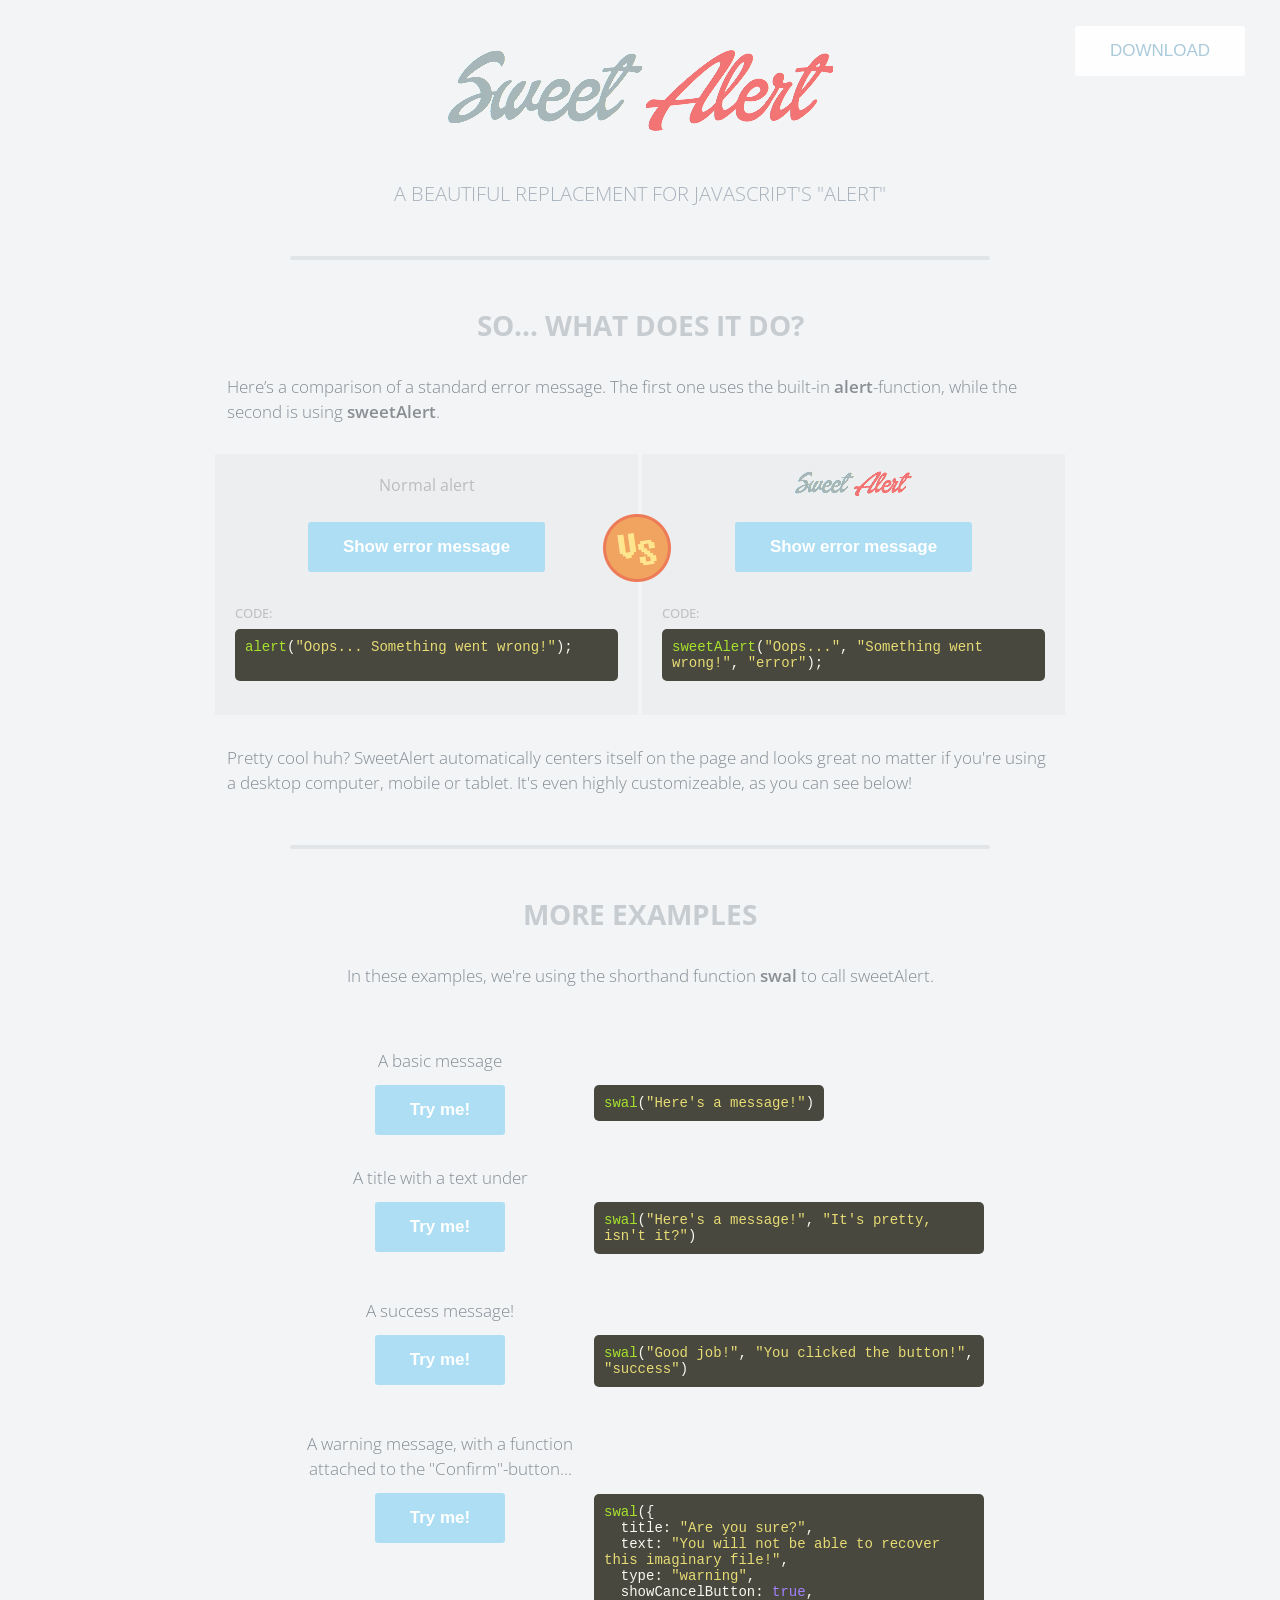
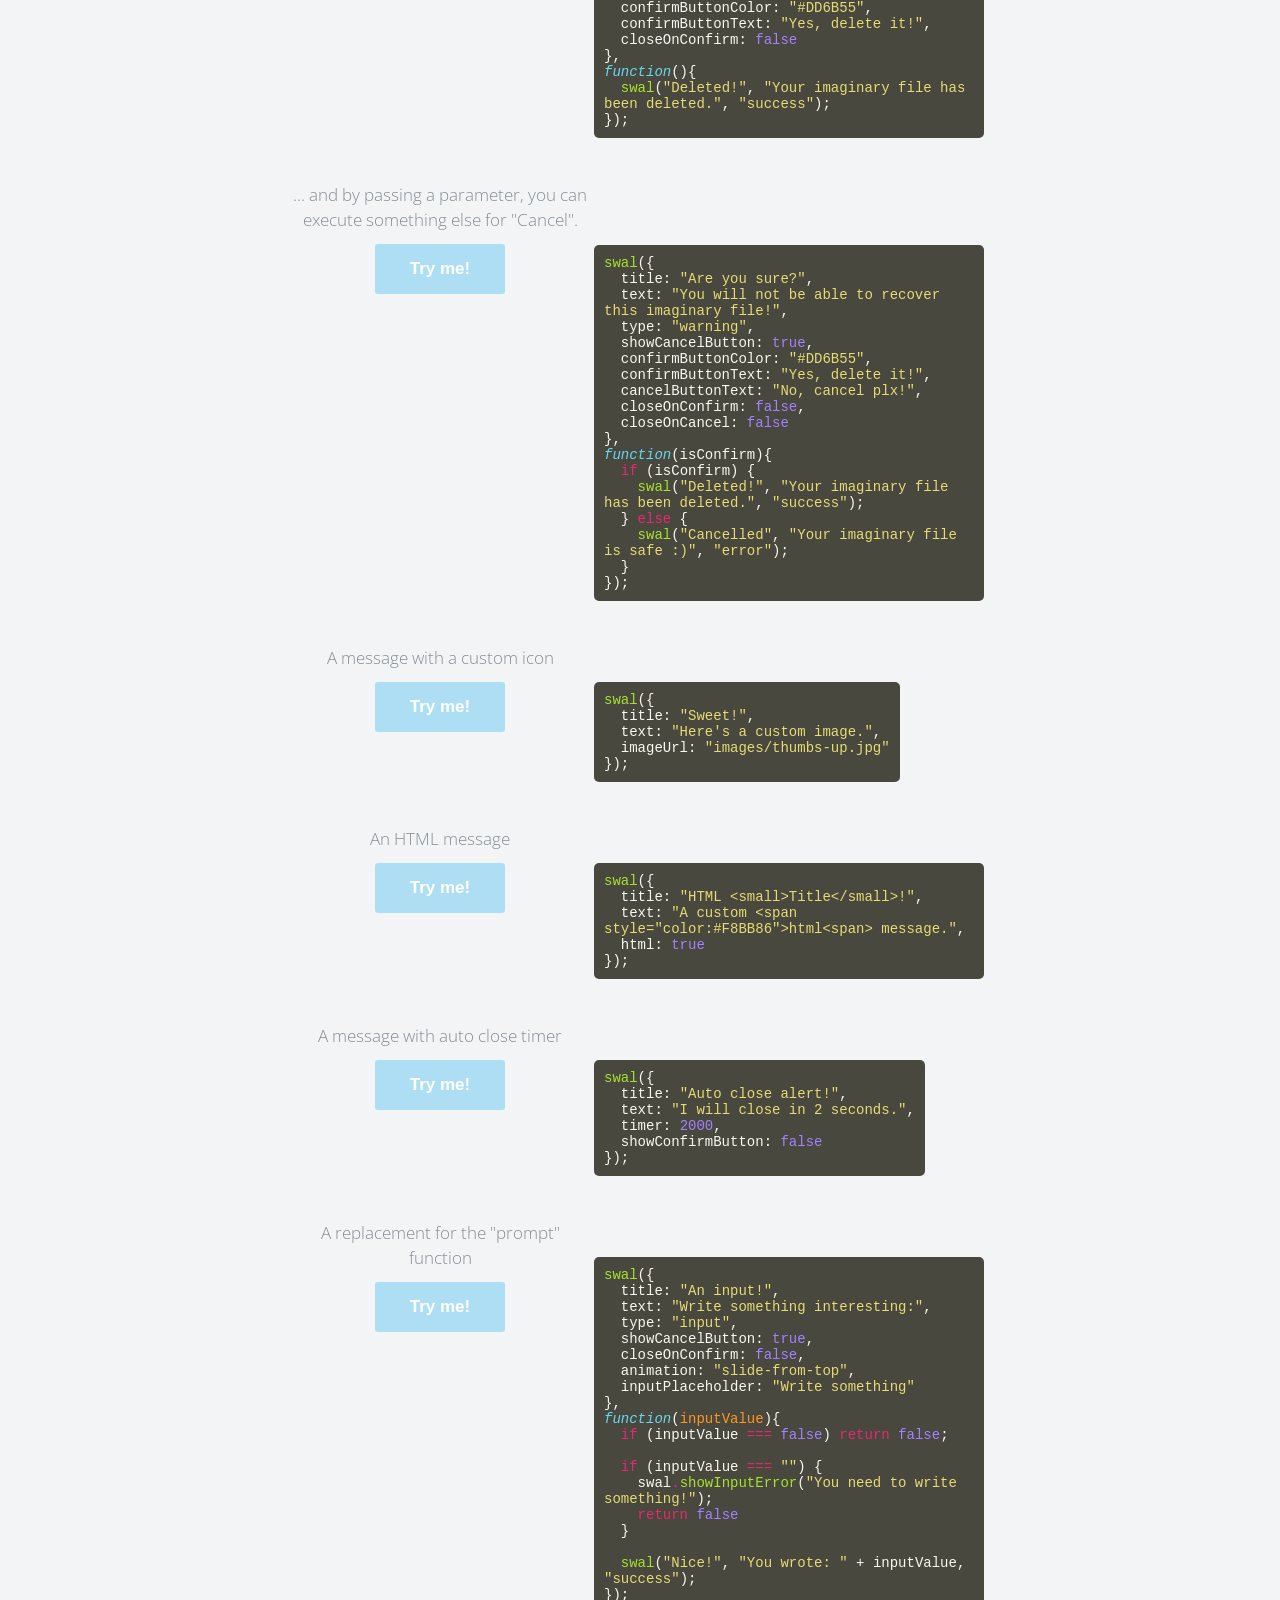
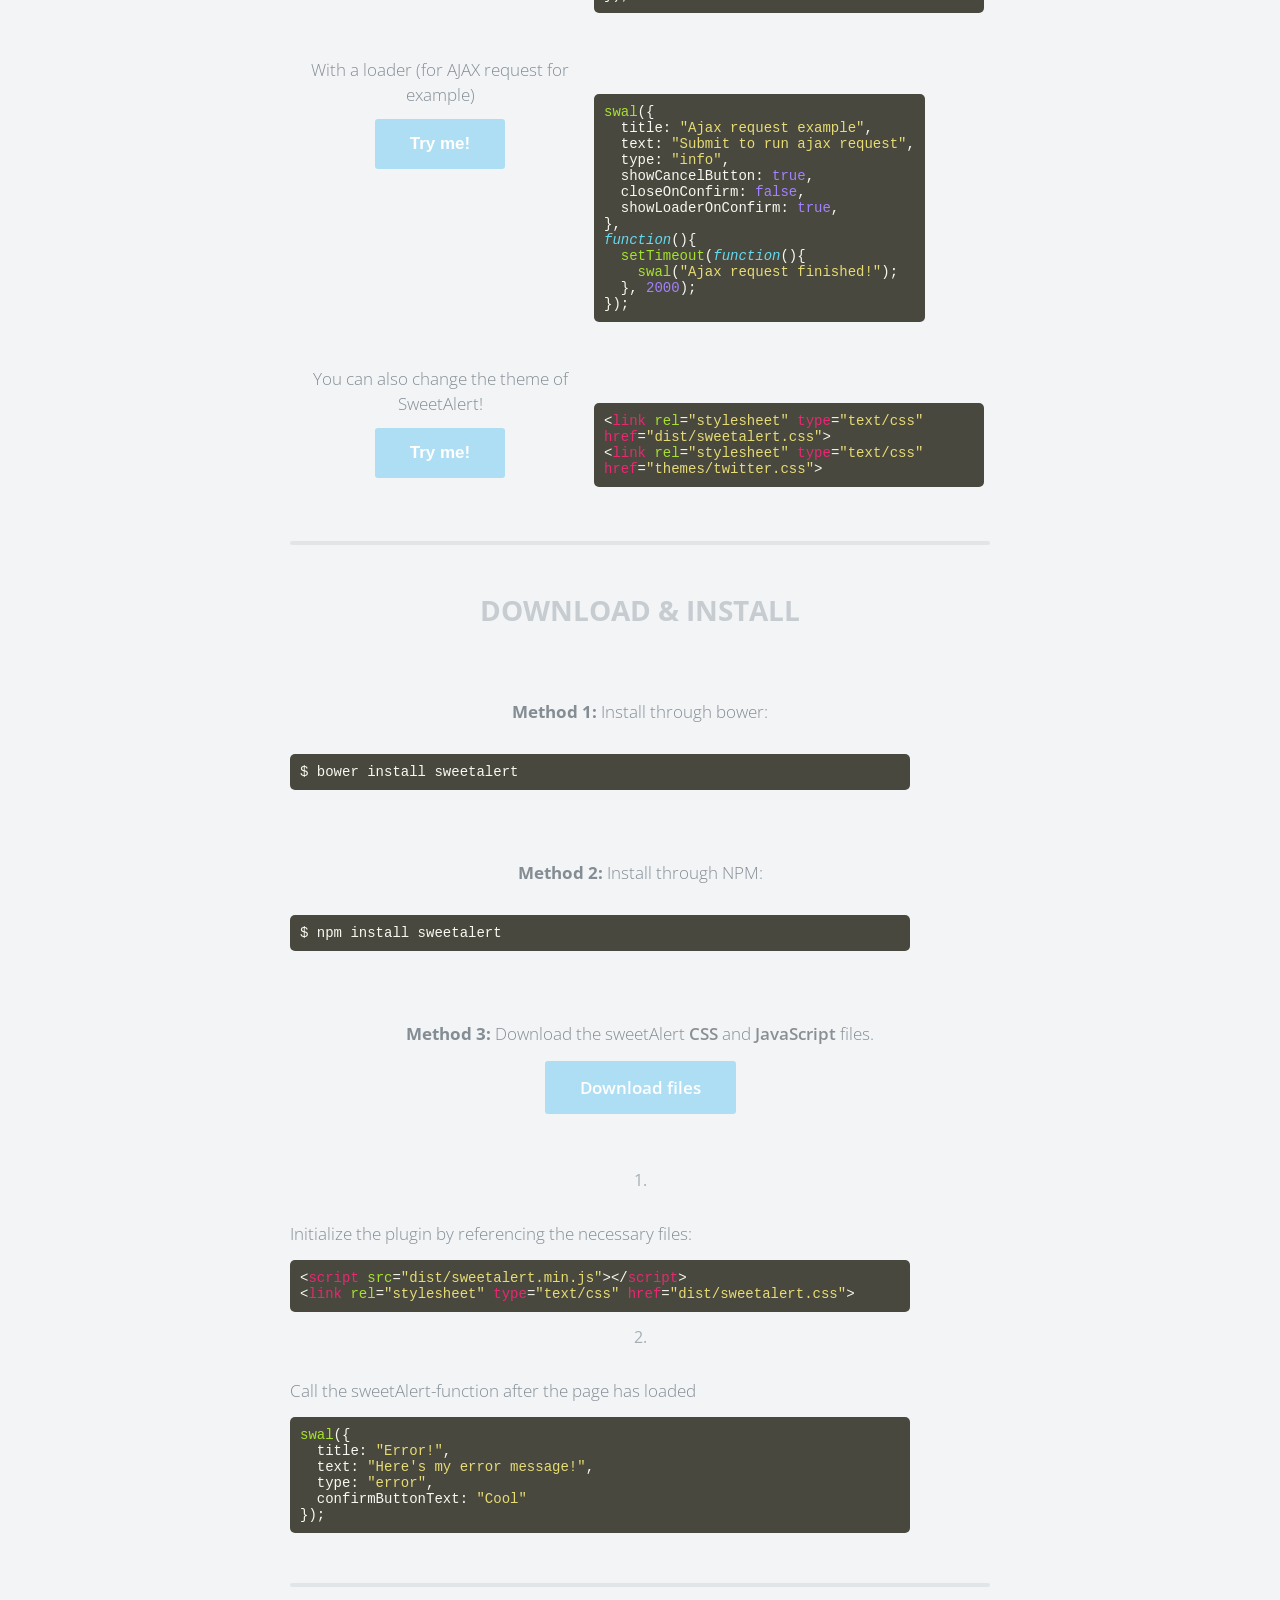
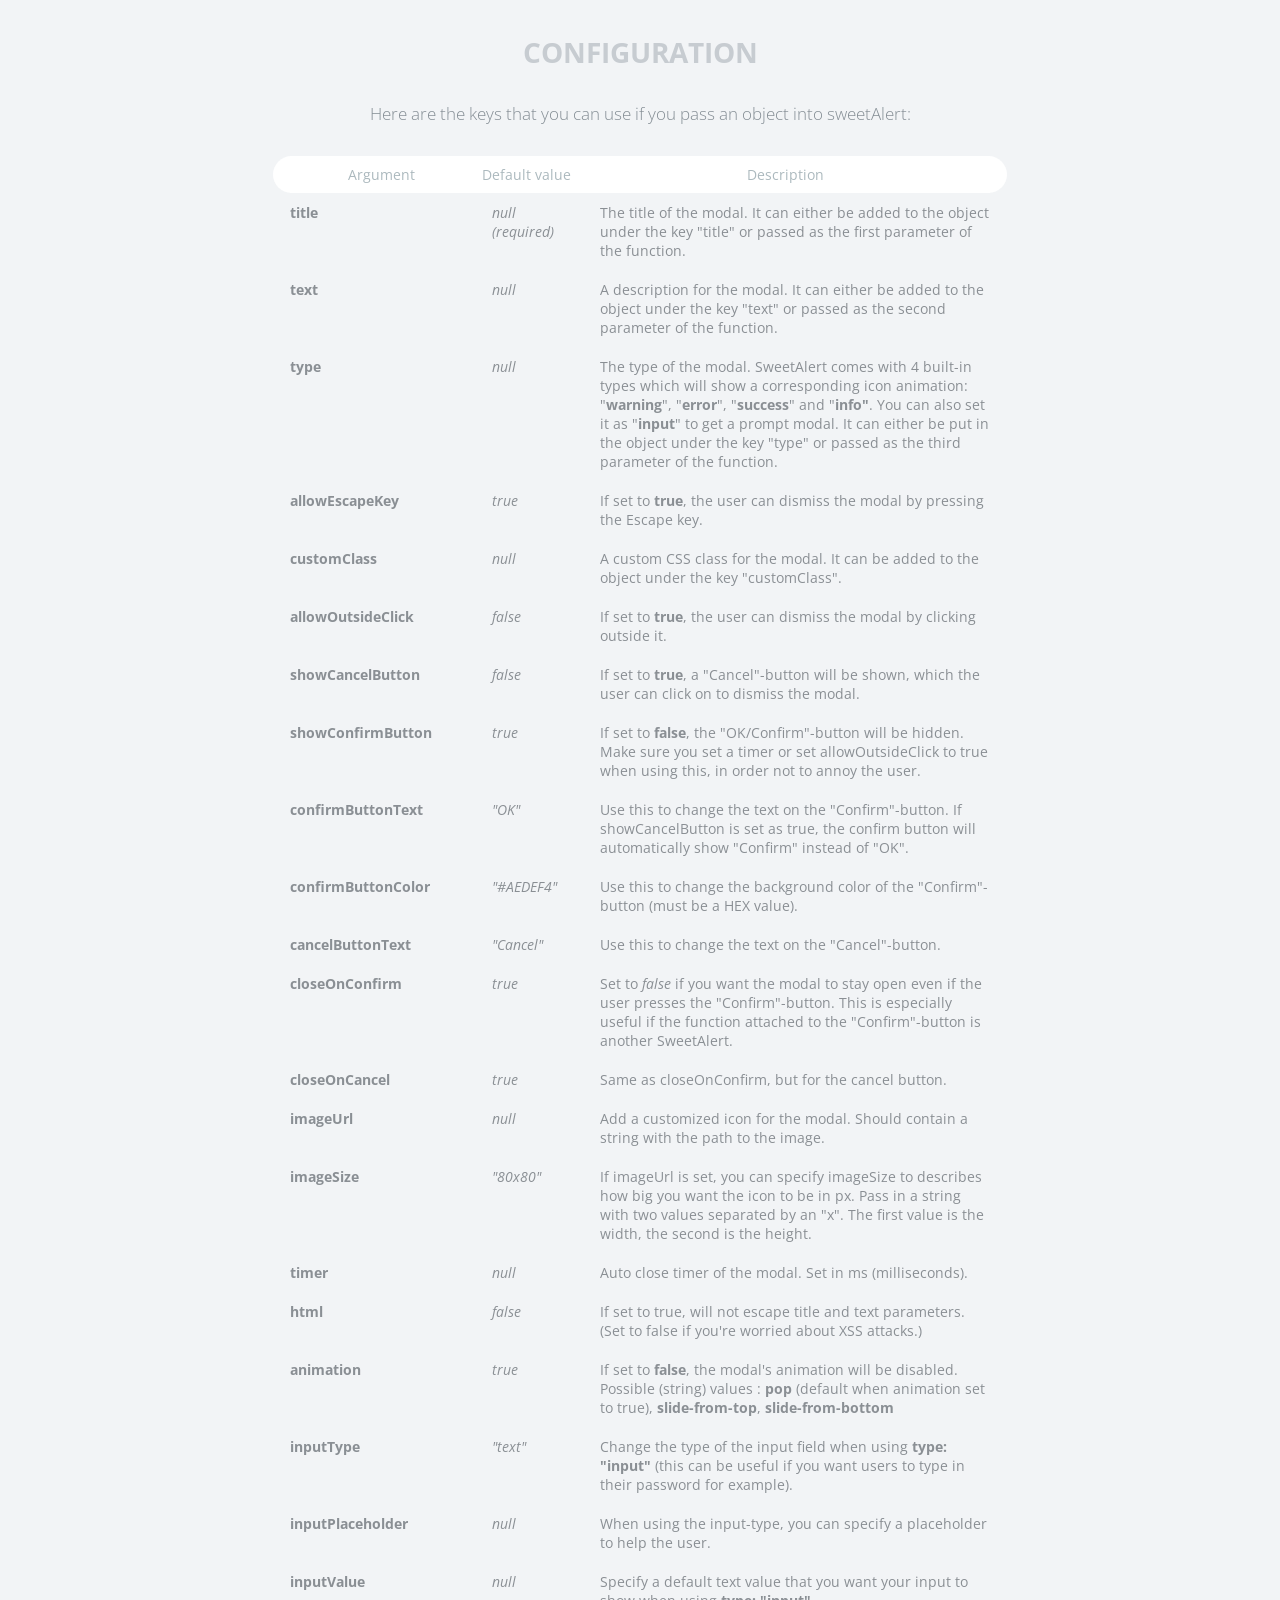
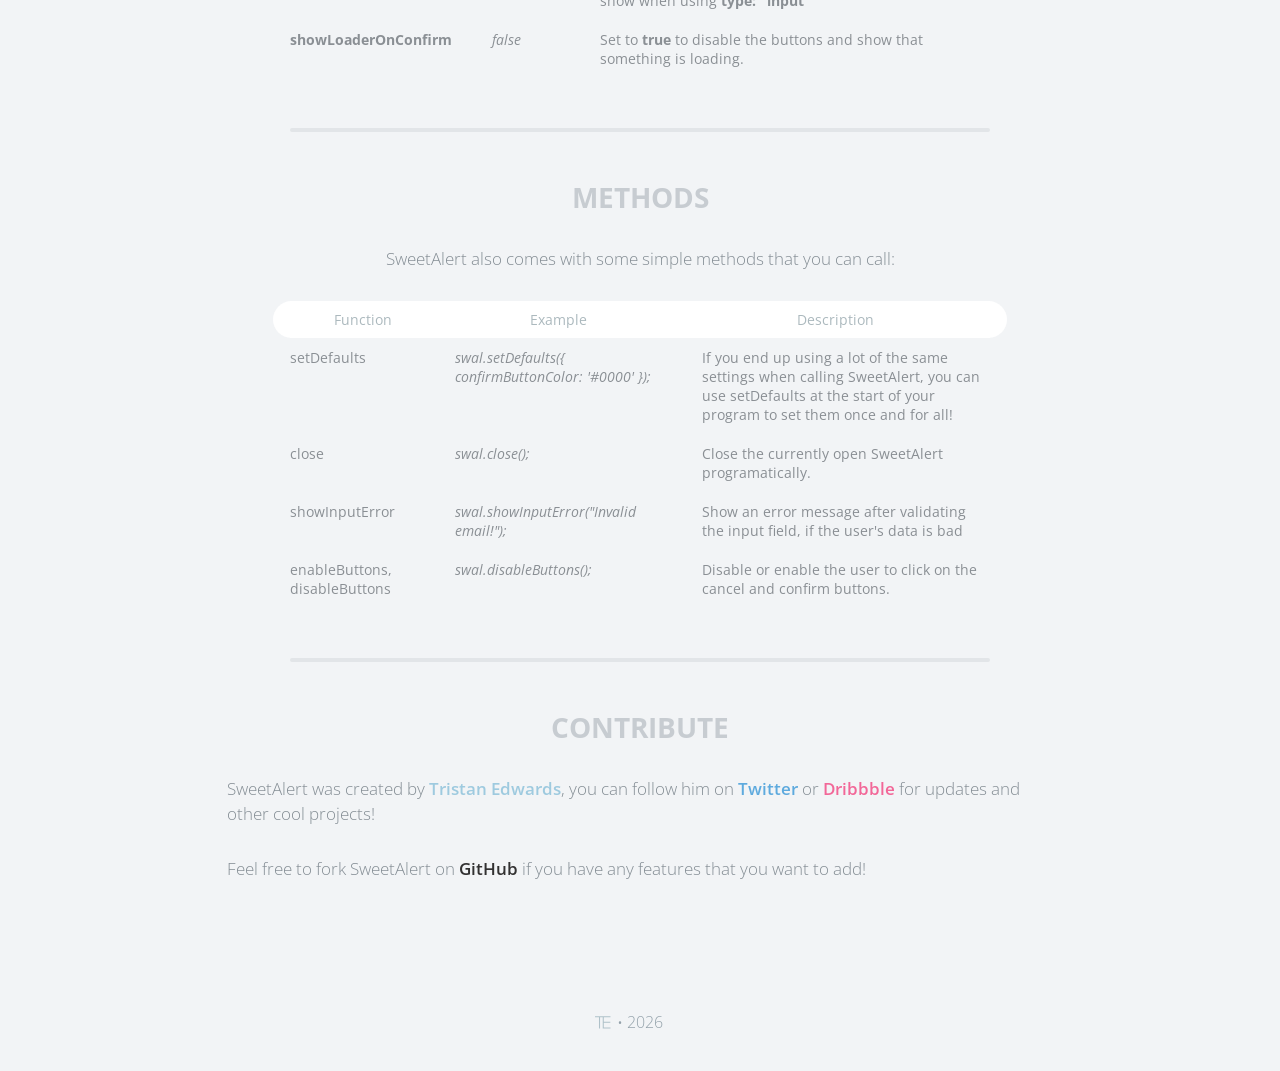
<file: app/assets/sweetalert-master/index.html>
<!doctype html>

<html>

<head>
  <meta charset="utf-8">
  <meta name="viewport" content="width=device-width, initial-scale=1, maximum-scale=1, user-scalable=0" />
  <title>SweetAlert</title>

  <link rel="stylesheet" href="example/example.css">
  <script src="https://code.jquery.com/jquery-2.1.3.min.js"></script>

  <!-- This is what you need -->
  <script src="dist/sweetalert-dev.js"></script>
  <link rel="stylesheet" href="dist/sweetalert.css">
  <!--.......................-->

</head>

<body>

<h1>Sweet Alert</h1>
<h2>A beautiful replacement for JavaScript's "Alert"</h2>
<button class="download">Download</button>

<!-- What does it do? -->
<h3>So... What does it do?</h3>
<p>Here’s a comparison of a standard error message. The first one uses the built-in <strong>alert</strong>-function, while the second is using <strong>sweetAlert</strong>.</p>

<div class="showcase normal">
	<h4>Normal alert</h4>
	<button>Show error message</button>

	<h5>Code:</h5>
	<pre><span class="attr">alert</span>(<span class="str">"Oops... Something went wrong!"</span>);

	</pre>

	<div class="vs-icon"></div>
</div>

<div class="showcase sweet">
	<h4>Sweet Alert</h4>
	<button>Show error message</button>

	<h5>Code:</h5>
	<pre><span class="attr">sweetAlert</span>(<span class="str">"Oops..."</span>, <span class="str">"Something went wrong!"</span>, <span class="str">"error"</span>);</pre>
</div>

<p>Pretty cool huh? SweetAlert automatically centers itself on the page and looks great no matter if you're using a desktop computer, mobile or tablet. It's even highly customizeable, as you can see below!</p>


<!-- Examples -->
<h3>More examples</h3>

<p class="center">In these examples, we're using the shorthand function <strong>swal</strong> to call sweetAlert.</p>

<ul class="examples">

	<li class="message">
		<div class="ui">
			<p>A basic message</p>
			<button>Try me!</button>
		</div>
		<pre><span class="attr">swal</span>(<span class="str">"Here's a message!"</span>)</pre>
	</li>

	<li class="title-text">
		<div class="ui">
			<p>A title with a text under</p>
			<button>Try me!</button>
		</div>
		<pre><span class="attr">swal</span>(<span class="str">"Here's a message!"</span>, <span class="str">"It's pretty, isn't it?"</span>)</pre>
	</li>

	<li class="success">
		<div class="ui">
			<p>A success message!</p>
			<button>Try me!</button>
		</div>
		<pre><span class="attr">swal</span>(<span class="str">"Good job!"</span>, <span class="str">"You clicked the button!"</span>, <span class="str">"success"</span>)</pre>
	</li>

	<li class="warning confirm">
		<div class="ui">
			<p>A warning message, with a function attached to the "Confirm"-button...</p>
			<button>Try me!</button>
		</div>
		<pre><span class="attr">swal</span>({
&nbsp;&nbsp;title: <span class="str">"Are you sure?"</span>,
&nbsp;&nbsp;text: <span class="str">"You will not be able to recover this imaginary file!"</span>,
&nbsp;&nbsp;type: <span class="str">"warning"</span>,
&nbsp;&nbsp;showCancelButton: <span class="val">true</span>,
&nbsp;&nbsp;confirmButtonColor: <span class="str">"#DD6B55"</span>,
&nbsp;&nbsp;confirmButtonText: <span class="str">"Yes, delete it!"</span>,
&nbsp;&nbsp;closeOnConfirm: <span class="val">false</span>
},
<span class="func"><i>function</i></span>(){
&nbsp;&nbsp;<span class="attr">swal</span>(<span class="str">"Deleted!"</span>, <span class="str">"Your imaginary file has been deleted."</span>, <span class="str">"success"</span>);
});</pre>
	</li>

	<li class="warning cancel">
		<div class="ui">
			<p>... and by passing a parameter, you can execute something else for "Cancel".</p>
			<button>Try me!</button>
		</div>
		<pre><span class="attr">swal</span>({
&nbsp;&nbsp;title: <span class="str">"Are you sure?"</span>,
&nbsp;&nbsp;text: <span class="str">"You will not be able to recover this imaginary file!"</span>,
&nbsp;&nbsp;type: <span class="str">"warning"</span>,
&nbsp;&nbsp;showCancelButton: <span class="val">true</span>,
&nbsp;&nbsp;confirmButtonColor: <span class="str">"#DD6B55"</span>,
&nbsp;&nbsp;confirmButtonText: <span class="str">"Yes, delete it!"</span>,
&nbsp;&nbsp;cancelButtonText: <span class="str">"No, cancel plx!"</span>,
&nbsp;&nbsp;closeOnConfirm: <span class="val">false</span>,
&nbsp;&nbsp;closeOnCancel: <span class="val">false</span>
},
<span class="func"><i>function</i></span>(isConfirm){
&nbsp;&nbsp;<span class="tag">if</span> (isConfirm) {
&nbsp;&nbsp;&nbsp;&nbsp;<span class="attr">swal</span>(<span class="str">"Deleted!"</span>, <span class="str">"Your imaginary file has been deleted."</span>, <span class="str">"success"</span>);
&nbsp;&nbsp;} <span class="tag">else</span> {
	&nbsp;&nbsp;&nbsp;&nbsp;<span class="attr">swal</span>(<span class="str">"Cancelled"</span>, <span class="str">"Your imaginary file is safe :)"</span>, <span class="str">"error"</span>);
&nbsp;&nbsp;}
});</pre>
	</li>

	<li class="custom-icon">
		<div class="ui">
			<p>A message with a custom icon</p>
			<button>Try me!</button>
		</div>
		<pre><span class="attr">swal</span>({
&nbsp;&nbsp;title: <span class="str">"Sweet!"</span>,
&nbsp;&nbsp;text: <span class="str">"Here's a custom image."</span>,
&nbsp;&nbsp;imageUrl: <span class="str">"images/thumbs-up.jpg"</span>
});</pre>
	</li>

	<li class="message-html">
		<div class="ui">
			<p>An HTML message</p>
			<button>Try me!</button>
		</div>
		<pre><span class="attr">swal</span>({
&nbsp;&nbsp;title: <span class="str">"HTML &lt;small&gt;Title&lt;/small&gt;!"</span>,
&nbsp;&nbsp;text: <span class="str">"A custom &lt;span style="color:#F8BB86"&gt;html&lt;span&gt; message."</span>,
&nbsp;&nbsp;html: <span class="val">true</span>
});</pre>
	</li>

	<li class="timer">
		<div class="ui">
			<p>A message with auto close timer</p>
			<button>Try me!</button>
		</div>
		<pre><span class="attr">swal</span>({
&nbsp;&nbsp;title: <span class="str">"Auto close alert!"</span>,
&nbsp;&nbsp;text: <span class="str">"I will close in 2 seconds."</span>,
&nbsp;&nbsp;timer: <span class="val">2000</span>,
&nbsp;&nbsp;showConfirmButton: <span class="val">false</span>
});</pre>
	</li>


	<li class="input">
		<div class="ui">
			<p>A replacement for the "prompt" function</p>
			<button>Try me!</button>
		</div>
		<pre><span class="attr">swal</span>({
&nbsp;&nbsp;title: <span class="str">"An input!"</span>,
&nbsp;&nbsp;text: <span class="str">"Write something interesting:"</span>,
&nbsp;&nbsp;type: <span class="str">"input"</span>,
&nbsp;&nbsp;showCancelButton: <span class="val">true</span>,
&nbsp;&nbsp;closeOnConfirm: <span class="val">false</span>,
&nbsp;&nbsp;animation: <span class="str">"slide-from-top"</span>,
&nbsp;&nbsp;inputPlaceholder: <span class="str">"Write something"</span>
},
<span class="func"><i>function</i></span>(<span class="arg">inputValue</span>){
&nbsp;&nbsp;<span class="tag">if</span> (inputValue <span class="tag">===</span> <span class="val">false</span>) <span class="tag">return</span> <span class="val">false</span>;
&nbsp;&nbsp;
&nbsp;&nbsp;<span class="tag">if</span> (inputValue <span class="tag">===</span> <span class="str">""</span>) {
&nbsp;&nbsp;&nbsp;&nbsp;swal<span class="tag">.</span><span class="attr">showInputError</span>(<span class="str">"You need to write something!"</span>);
&nbsp;&nbsp;&nbsp;&nbsp;<span class="tag">return</span> <span class="val">false</span>
&nbsp;&nbsp;}
&nbsp;&nbsp;
&nbsp;&nbsp;<span class="attr">swal</span>(<span class="str">"Nice!"</span>, <span class="str">"You wrote: "</span> + inputValue, <span class="str">"success"</span>);
});</pre>
	</li>

  <li class="ajax">
    <div class="ui">
			<p>With a loader (for AJAX request for example)</p>
			<button>Try me!</button>
		</div>
		<pre><span class="attr">swal</span>({
&nbsp;&nbsp;title: <span class="str">"Ajax request example"</span>,
&nbsp;&nbsp;text: <span class="str">"Submit to run ajax request"</span>,
&nbsp;&nbsp;type: <span class="str">"info"</span>,
&nbsp;&nbsp;showCancelButton: <span class="val">true</span>,
&nbsp;&nbsp;closeOnConfirm: <span class="val">false</span>,
&nbsp;&nbsp;showLoaderOnConfirm: <span class="val">true</span>,
},
<span class="func"><i>function</i></span>(){
&nbsp;&nbsp;<span class="attr">setTimeout</span>(<span class="func"><i>function</i></span>(){
&nbsp;&nbsp;&nbsp;&nbsp;<span class="attr">swal</span>(<span class="str">"Ajax request finished!"</span>);
&nbsp;&nbsp;}, <span class="val">2000</span>);
});</pre>
	</li>

	<li class="theme">
		<div class="ui">
			<p>You can also change the theme of SweetAlert!</p>
			<button>Try me!</button>
		</div>
		<pre>&lt;<span class="tag">link</span> <span class="attr">rel</span>=<span class="str">"stylesheet"</span> <span class="tag">type</span>=<span class="str">"text/css"</span> <span class="tag">href</span>=<span class="str">"dist/sweetalert.css"</span>&gt;
			&lt;<span class="tag">link</span> <span class="attr">rel</span>=<span class="str">"stylesheet"</span> <span class="tag">type</span>=<span class="str">"text/css"</span> <span class="tag">href</span>=<span class="str">"themes/twitter.css"</span>&gt;</pre>
	</li>

</ul>


<!-- Download & Install -->
<h3 id="download-section">Download & install</h3>

<div class="center-container">
	<p class="center"><b>Method 1:</b> Install through bower:</p>
	<pre class="center">$ bower install sweetalert</pre>
</div>

<div class="center-container">
	<p class="center"><b>Method 2:</b> Install through NPM:</p>
	<pre class="center">$ npm install sweetalert</pre>
</div>

<p class="center"><b>Method 3:</b> Download the sweetAlert <strong>CSS</strong> and <strong>JavaScript</strong> files.</p>

<a class="button" href="https://github.com/t4t5/sweetalert/archive/master.zip" download>Download files</a>

<ol>
	<li>
		<p>Initialize the plugin by referencing the necessary files:</p>
		<pre>&lt;<span class="tag">script</span> <span class="attr">src</span>=<span class="str">"dist/sweetalert.min.js"</span>&gt;&lt;/<span class="tag">script</span>&gt;
&lt;<span class="tag">link</span> <span class="attr">rel</span>=<span class="str">"stylesheet"</span> <span class="tag">type</span>=<span class="str">"text/css"</span> <span class="tag">href</span>=<span class="str">"dist/sweetalert.css"</span>&gt;</pre>
	</li>

	<li>
		<p>Call the sweetAlert-function after the page has loaded</p>
		<pre><span class="attr">swal</span>({
&nbsp;&nbsp;title: <span class="str">"Error!"</span>,
&nbsp;&nbsp;text: <span class="str">"Here's my error message!"</span>,
&nbsp;&nbsp;type: <span class="str">"error"</span>,
&nbsp;&nbsp;confirmButtonText: <span class="str">"Cool"</span>
});
</pre>
	</li>
</ol>



<!-- Configuration -->
<h3>Configuration</h3>

<p class="center">Here are the keys that you can use if you pass an object into sweetAlert:</p>

<table>
	<tr class="titles">
		<th>
			<div class="border-left"></div>
			Argument
		</th>
		<th>Default value</th>
		<th>
			<div class="border-right"></div>
			Description
		</th>
	</tr>
	<tr>
		<td><b>title</b></td>
		<td><i>null (required)</i></td>
		<td>The title of the modal. It can either be added to the object under the key "title" or passed as the first parameter of the function.</td>
	</tr>
	<tr>
		<td><b>text</b></td>
		<td><i>null</i></td>
		<td>A description for the modal. It can either be added to the object under the key "text" or passed as the second parameter of the function.</td>
	</tr>
	<tr>
		<td><b>type</b></td>
		<td><i>null</i></td>
		<td>The type of the modal. SweetAlert comes with 4 built-in types which will show a corresponding icon animation: "<strong>warning</strong>", "<strong>error</strong>", "<strong>success</strong>" and "<strong>info"</strong>. You can also set it as "<strong>input</strong>" to get a prompt modal. It can either be put in the object under the key "type" or passed as the third parameter of the function.</td>
	</tr>
    <tr>
      <td><b>allowEscapeKey</b></td>
      <td><i>true</i></td>
      <td>If set to <strong>true</strong>, the user can dismiss the modal by pressing the Escape key.</td>
    </tr>
	<tr>
		<td><b>customClass</b></td>
		<td><i>null</i></td>
		<td>A custom CSS class for the modal. It can be added to the object under the key "customClass".</td>
	</tr>
	<tr>
		<td><b>allowOutsideClick</b></td>
		<td><i>false</i></td>
		<td>If set to <strong>true</strong>, the user can dismiss the modal by clicking outside it.</td>
	</tr>
	<tr>
		<td><b>showCancelButton</b></td>
		<td><i>false</i></td>
		<td>If set to <strong>true</strong>, a "Cancel"-button will be shown, which the user can click on to dismiss the modal.</td>
	</tr>
	<tr>
		<td><b>showConfirmButton</b></td>
		<td><i>true</i></td>
		<td>If set to <strong>false</strong>, the "OK/Confirm"-button will be hidden. Make sure you set a timer or set allowOutsideClick to true when using this, in order not to annoy the user.</td>
	</tr>
	<tr>
		<td><b>confirmButtonText</b></td>
		<td><i>"OK"</i></td>
		<td>Use this to change the text on the "Confirm"-button. If showCancelButton is set as true, the confirm button will automatically show "Confirm" instead of "OK".</td>
	</tr>
	<tr>
		<td><b>confirmButtonColor</b></td>
		<td><i>"#AEDEF4"</i></td>
		<td>Use this to change the background color of the "Confirm"-button (must be a HEX value).</td>
	</tr>
	<tr>
		<td><b>cancelButtonText</b></td>
		<td><i>"Cancel"</i></td>
		<td>Use this to change the text on the "Cancel"-button.</td>
	</tr>
	<tr>
		<td><b>closeOnConfirm</b></td>
		<td><i>true</i></td>
		<td>Set to <i>false</i> if you want the modal to stay open even if the user presses the "Confirm"-button. This is especially useful if the function attached to the "Confirm"-button is another SweetAlert.</td>
	</tr>
	<tr>
		<td><b>closeOnCancel</b></td>
		<td><i>true</i></td>
		<td>Same as closeOnConfirm, but for the cancel button.</td>
	</tr>
	<tr>
		<td><b>imageUrl</b></td>
		<td><i>null</i></td>
		<td>Add a customized icon for the modal. Should contain a string with the path to the image.</td>
	</tr>
	<tr>
		<td><b>imageSize</b></td>
		<td><i>"80x80"</i></td>
		<td>If imageUrl is set, you can specify imageSize to describes how big you want the icon to be in px. Pass in a string with two values separated by an "x". The first value is the width, the second is the height.</td>
	</tr>
	<tr>
		<td><b>timer</b></td>
		<td><i>null</i></td>
		<td>Auto close timer of the modal. Set in ms (milliseconds).</td>
	</tr>
	<tr>
		<td><b>html</b></td>
		<td><i>false</i></td>
		<td>If set to true, will not escape title and text parameters. (Set to false if you're worried about XSS attacks.)</td>
	</tr>
	<tr>
		<td><b>animation</b></td>
		<td><i>true</i></td>
		<td>If set to <strong>false</strong>, the modal's animation will be disabled. Possible (string) values : <strong>pop</strong> (default when animation set to true), <strong>slide-from-top</strong>, <strong>slide-from-bottom</strong></td>
	</tr>
	<tr>
		<td><b>inputType</b></td>
		<td><i>"text"</i></td>
		<td>Change the type of the input field when using <strong>type: "input"</strong> (this can be useful if you want users to type in their password for example).</td>
	</tr>
	<tr>
		<td><b>inputPlaceholder</b></td>
		<td><i>null</i></td>
		<td>When using the input-type, you can specify a placeholder to help the user.</td>
	</tr>
	<tr>
		<td><b>inputValue</b></td>
		<td><i>null</i></td>
		<td>Specify a default text value that you want your input to show when using <strong>type: "input"</strong></td>
	</tr>
	<tr>
		<td><b>showLoaderOnConfirm</b></td>
		<td><i>false</i></td>
    <td>Set to <strong>true</strong> to disable the buttons and show that something is loading.</td>
	</tr>
</table>


<!-- Methods -->
<h3>Methods</h3>

<p class="center">SweetAlert also comes with some simple methods that you can call:</p>

<table>
	<tr class="titles">
		<th>
			<div class="border-left"></div>
			Function
		</th>
		<th>Example</th>
		<th>
			<div class="border-right"></div>
			Description
		</th>
	</tr>
	<tr>
		<td>setDefaults</td>
		<td><i>swal.setDefaults({ confirmButtonColor: '#0000' });</i></td>
		<td>If you end up using a lot of the same settings when calling SweetAlert, you can use setDefaults at the start of your program to set them once and for all!</td>
	</tr>
	<tr>
		<td>close</td>
		<td><i>swal.close();</i></td>
		<td>Close the currently open SweetAlert programatically.</td>
	</tr>
	<tr>
		<td>showInputError</td>
		<td><i>swal.showInputError("Invalid email!");</i></td>
		<td>Show an error message after validating the input field, if the user's data is bad</td>
	</tr>
	<tr>
		<td>enableButtons, disableButtons</td>
		<td><i>swal.disableButtons();</i></td>
		<td>Disable or enable the user to click on the cancel and confirm buttons.</td>
	</tr>
</table>



<!-- Contribute -->
<h3>Contribute</h3>
<p>SweetAlert was created by <a href="http://tristanedwards.me" target="_blank">Tristan Edwards</a>, you can follow him on <a href="https://twitter.com/t4t5" target="_blank" class="twitter">Twitter</a> or <a href="https://dribbble.com/tristanedwards" target="_blank" class="dribbble">Dribbble</a> for updates and other cool projects!</p>
<p>Feel free to fork SweetAlert on <a href="https://github.com/t4t5/sweetalert" class="github">GitHub</a> if you have any features that you want to add!</p>


<footer>
	<span class="te-logo">TE</span> • <script>document.write(new Date().getFullYear())</script>
</footer>


<script>

document.querySelector('button.download').onclick = function(){
	$("html, body").animate({ scrollTop: $("#download-section").offset().top }, 1000);
};

document.querySelector('.showcase.normal button').onclick = function(){
	alert("Oops... Something went wrong!");
};

document.querySelector('.showcase.sweet button').onclick = function(){
	swal("Oops...", "Something went wrong!", "error");
};

document.querySelector('ul.examples li.message button').onclick = function(){
	swal("Here's a message!");
};

document.querySelector('ul.examples li.timer button').onclick = function(){
	swal({
		title: "Auto close alert!",
		text: "I will close in 2 seconds.",
		timer: 2000,
		showConfirmButton: false
	});
};

document.querySelector('ul.examples li.title-text button').onclick = function(){
	swal("Here's a message!", "It's pretty, isn't it?");
};

document.querySelector('ul.examples li.success button').onclick = function(){
	swal("Good job!", "You clicked the button!", "success");
};

document.querySelector('ul.examples li.warning.confirm button').onclick = function(){
	swal({
		title: "Are you sure?",
		text: "You will not be able to recover this imaginary file!",
		type: "warning",
		showCancelButton: true,
		confirmButtonColor: '#DD6B55',
		confirmButtonText: 'Yes, delete it!',
		closeOnConfirm: false
	},
	function(){
		swal("Deleted!", "Your imaginary file has been deleted!", "success");
	});
};

document.querySelector('ul.examples li.warning.cancel button').onclick = function(){
	swal({
		title: "Are you sure?",
		text: "You will not be able to recover this imaginary file!",
		type: "warning",
		showCancelButton: true,
		confirmButtonColor: '#DD6B55',
		confirmButtonText: 'Yes, delete it!',
		cancelButtonText: "No, cancel plx!",
		closeOnConfirm: false,
		closeOnCancel: false
	},
	function(isConfirm){
    if (isConfirm){
      swal("Deleted!", "Your imaginary file has been deleted!", "success");
    } else {
      swal("Cancelled", "Your imaginary file is safe :)", "error");
    }
	});
};

document.querySelector('ul.examples li.custom-icon button').onclick = function(){
	swal({
		title: "Sweet!",
		text: "Here's a custom image.",
		imageUrl: 'example/images/thumbs-up.jpg'
	});
};

document.querySelector('ul.examples li.message-html button').onclick = function(){
	swal({
		title: "HTML <small>Title</small>!",
		text: 'A custom <span style="color:#F8BB86">html<span> message.',
		html: true
	});
};

document.querySelector('ul.examples li.input button').onclick = function(){
	swal({
		title: "An input!",
		text: 'Write something interesting:',
		type: 'input',
		showCancelButton: true,
		closeOnConfirm: false,
		animation: "slide-from-top",
		inputPlaceholder: "Write something",
	},
	function(inputValue){
		if (inputValue === false) return false;

		if (inputValue === "") {
			swal.showInputError("You need to write something!");
			return false;
		}
    
		swal("Nice!", 'You wrote: ' + inputValue, "success");

	});
};

document.querySelector('ul.examples li.theme button').onclick = function() {
	swal({
		title: "Themes!",
		text: "Here's the Twitter theme for SweetAlert!",
		confirmButtonText: "Cool!",
		customClass: 'twitter'
	});
};

document.querySelector('ul.examples li.ajax button').onclick = function() {
  swal({
    title: 'Ajax request example',
    text: 'Submit to run ajax request',
    type: 'info',
    showCancelButton: true,
    closeOnConfirm: false,
    showLoaderOnConfirm: true,
  }, function(){
    setTimeout(function() {
      swal('Ajax request finished!');
    }, 2000);
  });
};

</script>



</body>

</html>
</file>
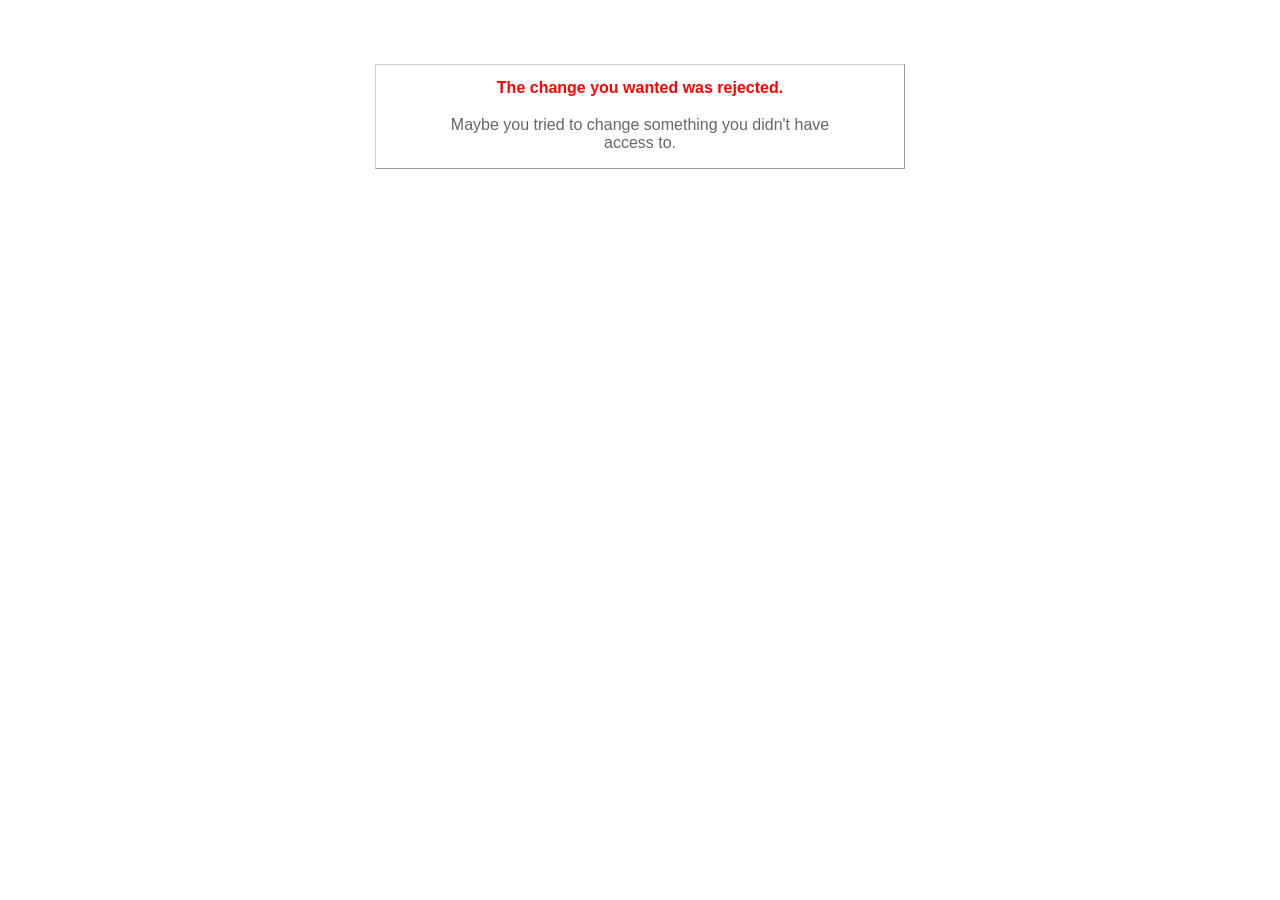
<file: test/dummy/public/422.html>
<!DOCTYPE html>
<html>
<head>
  <title>The change you wanted was rejected (422)</title>
  <style type="text/css">
    body { background-color: #fff; color: #666; text-align: center; font-family: arial, sans-serif; }
    div.dialog {
      width: 25em;
      padding: 0 4em;
      margin: 4em auto 0 auto;
      border: 1px solid #ccc;
      border-right-color: #999;
      border-bottom-color: #999;
    }
    h1 { font-size: 100%; color: #f00; line-height: 1.5em; }
  </style>
</head>

<body>
  <!-- This file lives in public/422.html -->
  <div class="dialog">
    <h1>The change you wanted was rejected.</h1>
    <p>Maybe you tried to change something you didn't have access to.</p>
  </div>
</body>
</html>
</file>
<file: app/assets/sweetalert-master/example/example.css>
@import url(http://fonts.googleapis.com/css?family=Open+Sans:400,600,700,300);
@import url(http://fonts.googleapis.com/css?family=Open+Sans+Condensed:700);
body {
  background-color: #f2f4f6;
  font-family: 'Open Sans', sans-serif;
  text-align: center; }

h1 {
  background-image: url("images/logo_big.png");
  background-image: -webkit-image-set(url("images/logo_big.png") 1x, url("images/logo_big@2x.png") 2x);
  width: 385px;
  height: 81px;
  text-indent: -9999px;
  white-space: nowrap;
  margin: 50px auto; }
  @media all and (max-width: 420px) {
    h1 {
      width: 300px;
      background-size: contain;
      background-repeat: no-repeat;
      background-position: center; } }
  @media all and (max-width: 330px) {
    h1 {
      width: 250px; } }

h2 {
  font-size: 20px;
  color: #A9B2BC;
  line-height: 25px;
  text-transform: uppercase;
  font-weight: 300;
  text-align: center;
  display: block; }

h3 {
  font-size: 28px;
  color: #C7CCD1;
  text-transform: uppercase;
  font-family: 'Open Sans Condensed', sans-serif;
  margin-top: 100px;
  text-align: center;
  position: relative; }
  h3#download-section {
    margin-top: 50px;
    padding-top: 40px; }
  h3::after {
    content: "";
    background-color: #e2e5e8;
    height: 4px;
    width: 700px;
    left: 50%;
    margin-left: -350px;
    position: absolute;
    margin-top: -50px;
    border-radius: 2px; }
    @media all and (max-width: 740px) {
      h3::after {
        width: auto;
        left: 20px;
        right: 20px;
        margin-left: 0; } }

a {
  text-decoration: none; }

p {
  max-width: 826px;
  margin: 30px auto;
  font-size: 17px;
  font-weight: 300;
  color: #848D94;
  line-height: 25px;
  text-align: left; }
  p.center {
    text-align: center; }
  p strong {
    color: #8A8F94;
    font-weight: 600; }
  p a {
    color: #9ECADF;
    font-weight: 600; }
    p a:hover {
      text-decoration: underline; }
    p a.twitter {
      color: #5eaade; }
    p a.dribbble {
      color: #f26798; }
    p a.github {
      color: #323131; }

button, .button {
  background-color: #AEDEF4;
  color: white;
  border: none;
  box-shadow: none;
  font-size: 17px;
  font-weight: 500;
  font-weight: 600;
  border-radius: 3px;
  padding: 15px 35px;
  margin: 26px 5px 0 5px;
  cursor: pointer; }
  button:focus, .button:focus {
    outline: none; }
  button:hover, .button:hover {
    background-color: #a1d9f2; }
  button:active, .button:active {
    background-color: #81ccee; }
  button.cancel, .button.cancel {
    background-color: #D0D0D0; }
    button.cancel:hover, .button.cancel:hover {
      background-color: #c8c8c8; }
    button.cancel:active, .button.cancel:active {
      background-color: #b6b6b6; }
  button.download, .button.download {
    position: fixed;
    right: 30px;
    top: 0;
    background-color: rgba(255, 255, 255, 0.9);
    color: #ABCADA;
    font-weight: 500;
    text-transform: uppercase;
    z-index: 3; }
    @media all and (max-width: 1278px) {
      button.download, .button.download {
        display: none; } }

.center-container {
  max-width: 700px;
  margin: 70px auto; }

pre {
  background-color: #49483e;
  color: #f8f8f2;
  padding: 10px;
  border-radius: 5px;
  white-space: pre-line;
  text-align: left;
  font-size: 14px;
  max-width: 600px; }
  pre .str {
    color: #e6db74; }
  pre .func {
    color: #66d9ef; }
  pre .val {
    color: #a381ff; }
  pre .tag {
    color: #e92772; }
  pre .attr {
    color: #a6e22d; }
  pre .arg {
    color: #fd9720; }

.showcase {
  background-color: #eceef0;
  padding: 20px;
  display: inline-block;
  width: 383px;
  vertical-align: top;
  position: relative; }
  @media all and (max-width: 865px) {
    .showcase {
      margin: 5px auto;
      padding: 46px 20px; } }
  @media all and (max-width: 440px) {
    .showcase {
      width: auto; } }
  .showcase h4 {
    font-size: 16px;
    color: #BCBCBC;
    line-height: 22px;
    margin: 0 auto;
    font-weight: 400; }
  .showcase.sweet h4 {
    width: 117px;
    height: 25px;
    margin-top: -3px;
    text-indent: -9999px;
    background-image: url("images/logo_small.png");
    background-image: -webkit-image-set(url("images/logo_small.png") 1x, url("images/logo_small@2x.png") 2x); }
  .showcase h5 {
    margin-bottom: -7px;
    text-align: left;
    font-weight: 500;
    text-transform: uppercase;
    color: #c2c2c2; }
  .showcase button {
    margin-bottom: 10px; }
  .showcase .vs-icon {
    background-image: url("images/vs_icon.png");
    background-image: -webkit-image-set(url("images/vs_icon.png") 1x, url("images/vs_icon@2x.png") 2x);
    width: 69px;
    height: 69px;
    position: absolute;
    right: -34px;
    top: 60px;
    z-index: 2; }
    @media all and (max-width: 865px) {
      .showcase .vs-icon {
        margin: 5px auto;
        right: auto;
        left: 50%;
        margin-left: -35px;
        top: auto;
        bottom: -35px; } }

ul.examples {
  list-style-type: none;
  width: 700px;
  margin: 0 auto;
  text-align: left;
  padding-left: 0; }
  @media all and (max-width: 758px) {
    ul.examples {
      width: auto; } }
  ul.examples li {
    padding-left: 0; }
  ul.examples .ui, ul.examples pre {
    display: inline-block;
    vertical-align: top; }
    @media all and (max-width: 758px) {
      ul.examples .ui, ul.examples pre {
        display: block;
        max-width: none;
        margin: 0 auto; } }
  ul.examples .ui {
    width: 300px;
    text-align: center; }
    ul.examples .ui button {
      margin-top: 12px; }
    ul.examples .ui p {
      text-align: center;
      margin-bottom: 0; }
  ul.examples pre {
    max-width: 370px;
    margin-top: 67px; }
    @media all and (max-width: 758px) {
      ul.examples pre {
        margin-top: 16px !important;
        margin-bottom: 60px; } }
  ul.examples .warning pre {
    margin-top: 93px; }

ol {
  max-width: 700px;
  margin: 70px auto;
  list-style-position: inside;
  padding-left: 0; }
  ol li {
    color: #A7ADB2; }
    ol li p {
      margin-bottom: 10px; }

table {
  width: 700px;
  font-size: 14px;
  color: #8a8f94;
  margin: 10px auto;
  text-align: left;
  border-collapse: collapse; }
  @media all and (max-width: 750px) {
    table {
      width: auto;
      margin: 10px 20px; } }
  table th {
    background-color: white;
    padding: 9px;
    color: #acb9be;
    font-weight: 400;
    text-align: center;
    position: relative; }
    table th .border-left, table th .border-right {
      position: absolute;
      background-color: white;
      border-radius: 50%;
      top: 0;
      left: -17px;
      width: 37px;
      height: 37px; }
    table th .border-right {
      left: auto;
      right: -17px; }
    @media all and (max-width: 750px) {
      table th:nth-child(2) {
        display: none; } }
  table td {
    padding: 10px 20px;
    vertical-align: top; }
    table td:first-child {
      padding-left: 0px; }
    table td:last-child {
      padding-right: 0px; }
    @media all and (max-width: 750px) {
      table td:nth-child(2) {
        display: none; } }
    @media all and (max-width: 360px) {
      table td {
        padding: 10px 4px; }
        table td b {
          font-size: 13px; } }

footer {
  margin-top: 100px;
  padding-bottom: 30px;
  color: #9A999F;
  display: inline-block;
  position: relative;
  color: gray;
  font-weight: 400;
  color: #93a1aa;
  font-weight: 300; }
  footer .te-logo {
    text-indent: -99999px;
    background-size: contain;
    background-repeat: no-repeat;
    background-position: center center;
    height: 16px;
    width: 16px;
    display: inline-block;
    margin-right: 5px;
    background-image: url("images/te-logo-small.svg");
    position: absolute;
    left: -22px;
    top: 3px; }

.sweet-alert.twitter {
  font-family: "Helvetica Neue", Helvetica, Arial, sans-serif;
  padding: 15px;
  padding-top: 55px;
  text-align: right;
  border-radius: 6px;
  box-shadow: 0px 0px 0px 1px rgba(0, 0, 0, 0.11), 0px 6px 30px rgba(0, 0, 0, 0.14); }
  .sweet-alert.twitter ~ .sweet-overlay {
    background: rgba(41, 47, 51, 0.9); }
  .sweet-alert.twitter h2 {
    position: absolute;
    top: 0;
    left: 0;
    right: 0;
    height: 40px;
    line-height: 40px;
    font-size: 16px;
    font-weight: 400;
    color: #8899a6;
    margin: 0;
    color: #66757f;
    border-bottom: 1px solid #e1e8ed; }
  .sweet-alert.twitter p {
    display: block;
    text-align: center;
    color: #66757f;
    font-weight: 400;
    font-size: 13px;
    margin-top: 7px; }
  .sweet-alert.twitter .sa-button-container {
    background-color: #f5f8fa;
    border-top: 1px solid #e1e8ed;
    box-shadow: 0px -1px 0px white;
    margin: -15px;
    margin-top: 0; }
  .sweet-alert.twitter[data-has-confirm-button=false][data-has-cancel-button=false] {
    padding-bottom: 10px; }
    .sweet-alert.twitter[data-has-confirm-button=false][data-has-cancel-button=false] .sa-button-container {
      display: none; }
  .sweet-alert.twitter button {
    border-radius: 2px;
    box-shadow: none !important;
    text-shadow: 0px -1px 0px rgba(0, 0, 0, 0.3);
    margin: 17px 0px;
    border-radius: 4px;
    font-size: 14px;
    font-weight: 600;
    padding: 8px 16px;
    position: relative; }
    .sweet-alert.twitter button:focus, .sweet-alert.twitter button.cancel:focus {
      box-shadow: none !important; }
      .sweet-alert.twitter button:focus::before, .sweet-alert.twitter button.cancel:focus::before {
        content: "";
        position: absolute;
        left: -5px;
        top: -5px;
        right: -5px;
        bottom: -5px;
        border: 2px solid #a5b0b4;
        border-radius: 8px; }
    .sweet-alert.twitter button.confirm {
      background-color: #55acee !important;
      background-image: linear-gradient(transparent, rgba(0, 0, 0, 0.05));
      -ms-filter: "progid:DXImageTransform.Microsoft.gradient(startColorstr=#00000000, endColorstr=#0C000000)";
      border: 1px solid #3b88c3;
      box-shadow: inset 0 1px 0 rgba(255, 255, 255, 0.15);
      margin-right: 15px; }
      .sweet-alert.twitter button.confirm:hover {
        background-color: #55acee;
        background-image: linear-gradient(transparent, rgba(0, 0, 0, 0.15));
        -ms-filter: "progid:DXImageTransform.Microsoft.gradient(startColorstr=#00000000, endColorstr=#26000000)";
        border-color: #3b88c3; }
    .sweet-alert.twitter button.cancel {
      color: #66757e;
      background-color: #f5f8fa;
      background-image: linear-gradient(#fff, #f5f8fa);
      text-shadow: 0px -1px 0px white;
      margin-right: 9px;
      border: 1px solid #e1e8ed; }
      .sweet-alert.twitter button.cancel:hover, .sweet-alert.twitter button.cancel:focus:hover {
        background-color: #e1e8ed;
        background-image: linear-gradient(#fff, #e1e8ed);
        -ms-filter: "progid:DXImageTransform.Microsoft.gradient(enabled=false)";
        border-color: #e1e8ed; }
      .sweet-alert.twitter button.cancel:focus {
        background: #fff;
        border-color: #fff; }
  .sweet-alert.twitter .sa-icon {
    transform: scale(0.72);
    margin-bottom: -2px;
    margin-top: -10px; }
  .sweet-alert.twitter input {
    border: 1px solid #e1e8ed;
    border-radius: 3px;
    padding: 10px 7px;
    height: auto;
    box-shadow: none;
    font-size: 13px;
    margin: 10px 0; }
    .sweet-alert.twitter input:focus {
      border-color: #94A1A6;
      box-shadow: inset 0 0 0 1px rgba(77, 99, 107, 0.7); }
  .sweet-alert.twitter fieldset .sa-input-error {
    display: none; }
  .sweet-alert.twitter .sa-error-container {
    text-align: center;
    border: none;
    background-color: #fbedc0;
    margin-bottom: 6px; }
    .sweet-alert.twitter .sa-error-container.show {
      border: 1px solid #f0e1b9; }
    .sweet-alert.twitter .sa-error-container .icon {
      display: none; }
    .sweet-alert.twitter .sa-error-container p {
      color: #292f33;
      font-weight: 600;
      margin-top: 0; }
</file>
<file: app/assets/sweetalert-master/dist/sweetalert.css>
body.stop-scrolling {
  height: 100%;
  overflow: hidden; }

.sweet-overlay {
  background-color: black;
  /* IE8 */
  -ms-filter: "progid:DXImageTransform.Microsoft.Alpha(Opacity=40)";
  /* IE8 */
  background-color: rgba(0, 0, 0, 0.4);
  position: fixed;
  left: 0;
  right: 0;
  top: 0;
  bottom: 0;
  display: none;
  z-index: 10000; }

.sweet-alert {
  background-color: white;
  font-family: 'Open Sans', 'Helvetica Neue', Helvetica, Arial, sans-serif;
  width: 478px;
  padding: 17px;
  border-radius: 5px;
  text-align: center;
  position: fixed;
  left: 50%;
  top: 50%;
  margin-left: -256px;
  margin-top: -200px;
  overflow: hidden;
  display: none;
  z-index: 99999; }
  @media all and (max-width: 540px) {
    .sweet-alert {
      width: auto;
      margin-left: 0;
      margin-right: 0;
      left: 15px;
      right: 15px; } }
  .sweet-alert h2 {
    color: #575757;
    font-size: 30px;
    text-align: center;
    font-weight: 600;
    text-transform: none;
    position: relative;
    margin: 25px 0;
    padding: 0;
    line-height: 40px;
    display: block; }
  .sweet-alert p {
    color: #797979;
    font-size: 16px;
    text-align: center;
    font-weight: 300;
    position: relative;
    text-align: inherit;
    float: none;
    margin: 0;
    padding: 0;
    line-height: normal; }
  .sweet-alert fieldset {
    border: none;
    position: relative; }
  .sweet-alert .sa-error-container {
    background-color: #f1f1f1;
    margin-left: -17px;
    margin-right: -17px;
    overflow: hidden;
    padding: 0 10px;
    max-height: 0;
    webkit-transition: padding 0.15s, max-height 0.15s;
    transition: padding 0.15s, max-height 0.15s; }
    .sweet-alert .sa-error-container.show {
      padding: 10px 0;
      max-height: 100px;
      webkit-transition: padding 0.2s, max-height 0.2s;
      transition: padding 0.25s, max-height 0.25s; }
    .sweet-alert .sa-error-container .icon {
      display: inline-block;
      width: 24px;
      height: 24px;
      border-radius: 50%;
      background-color: #ea7d7d;
      color: white;
      line-height: 24px;
      text-align: center;
      margin-right: 3px; }
    .sweet-alert .sa-error-container p {
      display: inline-block; }
  .sweet-alert .sa-input-error {
    position: absolute;
    top: 29px;
    right: 26px;
    width: 20px;
    height: 20px;
    opacity: 0;
    -webkit-transform: scale(0.5);
    transform: scale(0.5);
    -webkit-transform-origin: 50% 50%;
    transform-origin: 50% 50%;
    -webkit-transition: all 0.1s;
    transition: all 0.1s; }
    .sweet-alert .sa-input-error::before, .sweet-alert .sa-input-error::after {
      content: "";
      width: 20px;
      height: 6px;
      background-color: #f06e57;
      border-radius: 3px;
      position: absolute;
      top: 50%;
      margin-top: -4px;
      left: 50%;
      margin-left: -9px; }
    .sweet-alert .sa-input-error::before {
      -webkit-transform: rotate(-45deg);
      transform: rotate(-45deg); }
    .sweet-alert .sa-input-error::after {
      -webkit-transform: rotate(45deg);
      transform: rotate(45deg); }
    .sweet-alert .sa-input-error.show {
      opacity: 1;
      -webkit-transform: scale(1);
      transform: scale(1); }
  .sweet-alert input {
    width: 100%;
    box-sizing: border-box;
    border-radius: 3px;
    border: 1px solid #d7d7d7;
    height: 43px;
    margin-top: 10px;
    margin-bottom: 17px;
    font-size: 18px;
    box-shadow: inset 0px 1px 1px rgba(0, 0, 0, 0.06);
    padding: 0 12px;
    display: none;
    -webkit-transition: all 0.3s;
    transition: all 0.3s; }
    .sweet-alert input:focus {
      outline: none;
      box-shadow: 0px 0px 3px #c4e6f5;
      border: 1px solid #b4dbed; }
      .sweet-alert input:focus::-moz-placeholder {
        transition: opacity 0.3s 0.03s ease;
        opacity: 0.5; }
      .sweet-alert input:focus:-ms-input-placeholder {
        transition: opacity 0.3s 0.03s ease;
        opacity: 0.5; }
      .sweet-alert input:focus::-webkit-input-placeholder {
        transition: opacity 0.3s 0.03s ease;
        opacity: 0.5; }
    .sweet-alert input::-moz-placeholder {
      color: #bdbdbd; }
    .sweet-alert input:-ms-input-placeholder {
      color: #bdbdbd; }
    .sweet-alert input::-webkit-input-placeholder {
      color: #bdbdbd; }
  .sweet-alert.show-input input {
    display: block; }
  .sweet-alert .sa-confirm-button-container {
    display: inline-block;
    position: relative; }
  .sweet-alert .la-ball-fall {
    position: absolute;
    left: 50%;
    top: 50%;
    margin-left: -27px;
    margin-top: 4px;
    opacity: 0;
    visibility: hidden; }
  .sweet-alert button {
    background-color: #8CD4F5;
    color: white;
    border: none;
    box-shadow: none;
    font-size: 17px;
    font-weight: 500;
    -webkit-border-radius: 4px;
    border-radius: 5px;
    padding: 10px 32px;
    margin: 26px 5px 0 5px;
    cursor: pointer; }
    .sweet-alert button:focus {
      outline: none;
      box-shadow: 0 0 2px rgba(128, 179, 235, 0.5), inset 0 0 0 1px rgba(0, 0, 0, 0.05); }
    .sweet-alert button:hover {
      background-color: #7ecff4; }
    .sweet-alert button:active {
      background-color: #5dc2f1; }
    .sweet-alert button.cancel {
      background-color: #C1C1C1; }
      .sweet-alert button.cancel:hover {
        background-color: #b9b9b9; }
      .sweet-alert button.cancel:active {
        background-color: #a8a8a8; }
      .sweet-alert button.cancel:focus {
        box-shadow: rgba(197, 205, 211, 0.8) 0px 0px 2px, rgba(0, 0, 0, 0.0470588) 0px 0px 0px 1px inset !important; }
    .sweet-alert button[disabled] {
      opacity: .6;
      cursor: default; }
    .sweet-alert button.confirm[disabled] {
      color: transparent; }
      .sweet-alert button.confirm[disabled] ~ .la-ball-fall {
        opacity: 1;
        visibility: visible;
        transition-delay: 0s; }
    .sweet-alert button::-moz-focus-inner {
      border: 0; }
  .sweet-alert[data-has-cancel-button=false] button {
    box-shadow: none !important; }
  .sweet-alert[data-has-confirm-button=false][data-has-cancel-button=false] {
    padding-bottom: 40px; }
  .sweet-alert .sa-icon {
    width: 80px;
    height: 80px;
    border: 4px solid gray;
    -webkit-border-radius: 40px;
    border-radius: 40px;
    border-radius: 50%;
    margin: 20px auto;
    padding: 0;
    position: relative;
    box-sizing: content-box; }
    .sweet-alert .sa-icon.sa-error {
      border-color: #F27474; }
      .sweet-alert .sa-icon.sa-error .sa-x-mark {
        position: relative;
        display: block; }
      .sweet-alert .sa-icon.sa-error .sa-line {
        position: absolute;
        height: 5px;
        width: 47px;
        background-color: #F27474;
        display: block;
        top: 37px;
        border-radius: 2px; }
        .sweet-alert .sa-icon.sa-error .sa-line.sa-left {
          -webkit-transform: rotate(45deg);
          transform: rotate(45deg);
          left: 17px; }
        .sweet-alert .sa-icon.sa-error .sa-line.sa-right {
          -webkit-transform: rotate(-45deg);
          transform: rotate(-45deg);
          right: 16px; }
    .sweet-alert .sa-icon.sa-warning {
      border-color: #F8BB86; }
      .sweet-alert .sa-icon.sa-warning .sa-body {
        position: absolute;
        width: 5px;
        height: 47px;
        left: 50%;
        top: 10px;
        -webkit-border-radius: 2px;
        border-radius: 2px;
        margin-left: -2px;
        background-color: #F8BB86; }
      .sweet-alert .sa-icon.sa-warning .sa-dot {
        position: absolute;
        width: 7px;
        height: 7px;
        -webkit-border-radius: 50%;
        border-radius: 50%;
        margin-left: -3px;
        left: 50%;
        bottom: 10px;
        background-color: #F8BB86; }
    .sweet-alert .sa-icon.sa-info {
      border-color: #C9DAE1; }
      .sweet-alert .sa-icon.sa-info::before {
        content: "";
        position: absolute;
        width: 5px;
        height: 29px;
        left: 50%;
        bottom: 17px;
        border-radius: 2px;
        margin-left: -2px;
        background-color: #C9DAE1; }
      .sweet-alert .sa-icon.sa-info::after {
        content: "";
        position: absolute;
        width: 7px;
        height: 7px;
        border-radius: 50%;
        margin-left: -3px;
        top: 19px;
        background-color: #C9DAE1; }
    .sweet-alert .sa-icon.sa-success {
      border-color: #A5DC86; }
      .sweet-alert .sa-icon.sa-success::before, .sweet-alert .sa-icon.sa-success::after {
        content: '';
        -webkit-border-radius: 40px;
        border-radius: 40px;
        border-radius: 50%;
        position: absolute;
        width: 60px;
        height: 120px;
        background: white;
        -webkit-transform: rotate(45deg);
        transform: rotate(45deg); }
      .sweet-alert .sa-icon.sa-success::before {
        -webkit-border-radius: 120px 0 0 120px;
        border-radius: 120px 0 0 120px;
        top: -7px;
        left: -33px;
        -webkit-transform: rotate(-45deg);
        transform: rotate(-45deg);
        -webkit-transform-origin: 60px 60px;
        transform-origin: 60px 60px; }
      .sweet-alert .sa-icon.sa-success::after {
        -webkit-border-radius: 0 120px 120px 0;
        border-radius: 0 120px 120px 0;
        top: -11px;
        left: 30px;
        -webkit-transform: rotate(-45deg);
        transform: rotate(-45deg);
        -webkit-transform-origin: 0px 60px;
        transform-origin: 0px 60px; }
      .sweet-alert .sa-icon.sa-success .sa-placeholder {
        width: 80px;
        height: 80px;
        border: 4px solid rgba(165, 220, 134, 0.2);
        -webkit-border-radius: 40px;
        border-radius: 40px;
        border-radius: 50%;
        box-sizing: content-box;
        position: absolute;
        left: -4px;
        top: -4px;
        z-index: 2; }
      .sweet-alert .sa-icon.sa-success .sa-fix {
        width: 5px;
        height: 90px;
        background-color: white;
        position: absolute;
        left: 28px;
        top: 8px;
        z-index: 1;
        -webkit-transform: rotate(-45deg);
        transform: rotate(-45deg); }
      .sweet-alert .sa-icon.sa-success .sa-line {
        height: 5px;
        background-color: #A5DC86;
        display: block;
        border-radius: 2px;
        position: absolute;
        z-index: 2; }
        .sweet-alert .sa-icon.sa-success .sa-line.sa-tip {
          width: 25px;
          left: 14px;
          top: 46px;
          -webkit-transform: rotate(45deg);
          transform: rotate(45deg); }
        .sweet-alert .sa-icon.sa-success .sa-line.sa-long {
          width: 47px;
          right: 8px;
          top: 38px;
          -webkit-transform: rotate(-45deg);
          transform: rotate(-45deg); }
    .sweet-alert .sa-icon.sa-custom {
      background-size: contain;
      border-radius: 0;
      border: none;
      background-position: center center;
      background-repeat: no-repeat; }

/*
 * Animations
 */
@-webkit-keyframes showSweetAlert {
  0% {
    transform: scale(0.7);
    -webkit-transform: scale(0.7); }
  45% {
    transform: scale(1.05);
    -webkit-transform: scale(1.05); }
  80% {
    transform: scale(0.95);
    -webkit-transform: scale(0.95); }
  100% {
    transform: scale(1);
    -webkit-transform: scale(1); } }

@keyframes showSweetAlert {
  0% {
    transform: scale(0.7);
    -webkit-transform: scale(0.7); }
  45% {
    transform: scale(1.05);
    -webkit-transform: scale(1.05); }
  80% {
    transform: scale(0.95);
    -webkit-transform: scale(0.95); }
  100% {
    transform: scale(1);
    -webkit-transform: scale(1); } }

@-webkit-keyframes hideSweetAlert {
  0% {
    transform: scale(1);
    -webkit-transform: scale(1); }
  100% {
    transform: scale(0.5);
    -webkit-transform: scale(0.5); } }

@keyframes hideSweetAlert {
  0% {
    transform: scale(1);
    -webkit-transform: scale(1); }
  100% {
    transform: scale(0.5);
    -webkit-transform: scale(0.5); } }

@-webkit-keyframes slideFromTop {
  0% {
    top: 0%; }
  100% {
    top: 50%; } }

@keyframes slideFromTop {
  0% {
    top: 0%; }
  100% {
    top: 50%; } }

@-webkit-keyframes slideToTop {
  0% {
    top: 50%; }
  100% {
    top: 0%; } }

@keyframes slideToTop {
  0% {
    top: 50%; }
  100% {
    top: 0%; } }

@-webkit-keyframes slideFromBottom {
  0% {
    top: 70%; }
  100% {
    top: 50%; } }

@keyframes slideFromBottom {
  0% {
    top: 70%; }
  100% {
    top: 50%; } }

@-webkit-keyframes slideToBottom {
  0% {
    top: 50%; }
  100% {
    top: 70%; } }

@keyframes slideToBottom {
  0% {
    top: 50%; }
  100% {
    top: 70%; } }

.showSweetAlert[data-animation=pop] {
  -webkit-animation: showSweetAlert 0.3s;
  animation: showSweetAlert 0.3s; }

.showSweetAlert[data-animation=none] {
  -webkit-animation: none;
  animation: none; }

.showSweetAlert[data-animation=slide-from-top] {
  -webkit-animation: slideFromTop 0.3s;
  animation: slideFromTop 0.3s; }

.showSweetAlert[data-animation=slide-from-bottom] {
  -webkit-animation: slideFromBottom 0.3s;
  animation: slideFromBottom 0.3s; }

.hideSweetAlert[data-animation=pop] {
  -webkit-animation: hideSweetAlert 0.2s;
  animation: hideSweetAlert 0.2s; }

.hideSweetAlert[data-animation=none] {
  -webkit-animation: none;
  animation: none; }

.hideSweetAlert[data-animation=slide-from-top] {
  -webkit-animation: slideToTop 0.4s;
  animation: slideToTop 0.4s; }

.hideSweetAlert[data-animation=slide-from-bottom] {
  -webkit-animation: slideToBottom 0.3s;
  animation: slideToBottom 0.3s; }

@-webkit-keyframes animateSuccessTip {
  0% {
    width: 0;
    left: 1px;
    top: 19px; }
  54% {
    width: 0;
    left: 1px;
    top: 19px; }
  70% {
    width: 50px;
    left: -8px;
    top: 37px; }
  84% {
    width: 17px;
    left: 21px;
    top: 48px; }
  100% {
    width: 25px;
    left: 14px;
    top: 45px; } }

@keyframes animateSuccessTip {
  0% {
    width: 0;
    left: 1px;
    top: 19px; }
  54% {
    width: 0;
    left: 1px;
    top: 19px; }
  70% {
    width: 50px;
    left: -8px;
    top: 37px; }
  84% {
    width: 17px;
    left: 21px;
    top: 48px; }
  100% {
    width: 25px;
    left: 14px;
    top: 45px; } }

@-webkit-keyframes animateSuccessLong {
  0% {
    width: 0;
    right: 46px;
    top: 54px; }
  65% {
    width: 0;
    right: 46px;
    top: 54px; }
  84% {
    width: 55px;
    right: 0px;
    top: 35px; }
  100% {
    width: 47px;
    right: 8px;
    top: 38px; } }

@keyframes animateSuccessLong {
  0% {
    width: 0;
    right: 46px;
    top: 54px; }
  65% {
    width: 0;
    right: 46px;
    top: 54px; }
  84% {
    width: 55px;
    right: 0px;
    top: 35px; }
  100% {
    width: 47px;
    right: 8px;
    top: 38px; } }

@-webkit-keyframes rotatePlaceholder {
  0% {
    transform: rotate(-45deg);
    -webkit-transform: rotate(-45deg); }
  5% {
    transform: rotate(-45deg);
    -webkit-transform: rotate(-45deg); }
  12% {
    transform: rotate(-405deg);
    -webkit-transform: rotate(-405deg); }
  100% {
    transform: rotate(-405deg);
    -webkit-transform: rotate(-405deg); } }

@keyframes rotatePlaceholder {
  0% {
    transform: rotate(-45deg);
    -webkit-transform: rotate(-45deg); }
  5% {
    transform: rotate(-45deg);
    -webkit-transform: rotate(-45deg); }
  12% {
    transform: rotate(-405deg);
    -webkit-transform: rotate(-405deg); }
  100% {
    transform: rotate(-405deg);
    -webkit-transform: rotate(-405deg); } }

.animateSuccessTip {
  -webkit-animation: animateSuccessTip 0.75s;
  animation: animateSuccessTip 0.75s; }

.animateSuccessLong {
  -webkit-animation: animateSuccessLong 0.75s;
  animation: animateSuccessLong 0.75s; }

.sa-icon.sa-success.animate::after {
  -webkit-animation: rotatePlaceholder 4.25s ease-in;
  animation: rotatePlaceholder 4.25s ease-in; }

@-webkit-keyframes animateErrorIcon {
  0% {
    transform: rotateX(100deg);
    -webkit-transform: rotateX(100deg);
    opacity: 0; }
  100% {
    transform: rotateX(0deg);
    -webkit-transform: rotateX(0deg);
    opacity: 1; } }

@keyframes animateErrorIcon {
  0% {
    transform: rotateX(100deg);
    -webkit-transform: rotateX(100deg);
    opacity: 0; }
  100% {
    transform: rotateX(0deg);
    -webkit-transform: rotateX(0deg);
    opacity: 1; } }

.animateErrorIcon {
  -webkit-animation: animateErrorIcon 0.5s;
  animation: animateErrorIcon 0.5s; }

@-webkit-keyframes animateXMark {
  0% {
    transform: scale(0.4);
    -webkit-transform: scale(0.4);
    margin-top: 26px;
    opacity: 0; }
  50% {
    transform: scale(0.4);
    -webkit-transform: scale(0.4);
    margin-top: 26px;
    opacity: 0; }
  80% {
    transform: scale(1.15);
    -webkit-transform: scale(1.15);
    margin-top: -6px; }
  100% {
    transform: scale(1);
    -webkit-transform: scale(1);
    margin-top: 0;
    opacity: 1; } }

@keyframes animateXMark {
  0% {
    transform: scale(0.4);
    -webkit-transform: scale(0.4);
    margin-top: 26px;
    opacity: 0; }
  50% {
    transform: scale(0.4);
    -webkit-transform: scale(0.4);
    margin-top: 26px;
    opacity: 0; }
  80% {
    transform: scale(1.15);
    -webkit-transform: scale(1.15);
    margin-top: -6px; }
  100% {
    transform: scale(1);
    -webkit-transform: scale(1);
    margin-top: 0;
    opacity: 1; } }

.animateXMark {
  -webkit-animation: animateXMark 0.5s;
  animation: animateXMark 0.5s; }

@-webkit-keyframes pulseWarning {
  0% {
    border-color: #F8D486; }
  100% {
    border-color: #F8BB86; } }

@keyframes pulseWarning {
  0% {
    border-color: #F8D486; }
  100% {
    border-color: #F8BB86; } }

.pulseWarning {
  -webkit-animation: pulseWarning 0.75s infinite alternate;
  animation: pulseWarning 0.75s infinite alternate; }

@-webkit-keyframes pulseWarningIns {
  0% {
    background-color: #F8D486; }
  100% {
    background-color: #F8BB86; } }

@keyframes pulseWarningIns {
  0% {
    background-color: #F8D486; }
  100% {
    background-color: #F8BB86; } }

.pulseWarningIns {
  -webkit-animation: pulseWarningIns 0.75s infinite alternate;
  animation: pulseWarningIns 0.75s infinite alternate; }

@-webkit-keyframes rotate-loading {
  0% {
    transform: rotate(0deg); }
  100% {
    transform: rotate(360deg); } }

@keyframes rotate-loading {
  0% {
    transform: rotate(0deg); }
  100% {
    transform: rotate(360deg); } }

/* Internet Explorer 9 has some special quirks that are fixed here */
/* The icons are not animated. */
/* This file is automatically merged into sweet-alert.min.js through Gulp */
/* Error icon */
.sweet-alert .sa-icon.sa-error .sa-line.sa-left {
  -ms-transform: rotate(45deg) \9; }

.sweet-alert .sa-icon.sa-error .sa-line.sa-right {
  -ms-transform: rotate(-45deg) \9; }

/* Success icon */
.sweet-alert .sa-icon.sa-success {
  border-color: transparent\9; }

.sweet-alert .sa-icon.sa-success .sa-line.sa-tip {
  -ms-transform: rotate(45deg) \9; }

.sweet-alert .sa-icon.sa-success .sa-line.sa-long {
  -ms-transform: rotate(-45deg) \9; }

/*!
 * Load Awesome v1.1.0 (http://github.danielcardoso.net/load-awesome/)
 * Copyright 2015 Daniel Cardoso <@DanielCardoso>
 * Licensed under MIT
 */
.la-ball-fall,
.la-ball-fall > div {
  position: relative;
  -webkit-box-sizing: border-box;
  -moz-box-sizing: border-box;
  box-sizing: border-box; }

.la-ball-fall {
  display: block;
  font-size: 0;
  color: #fff; }

.la-ball-fall.la-dark {
  color: #333; }

.la-ball-fall > div {
  display: inline-block;
  float: none;
  background-color: currentColor;
  border: 0 solid currentColor; }

.la-ball-fall {
  width: 54px;
  height: 18px; }

.la-ball-fall > div {
  width: 10px;
  height: 10px;
  margin: 4px;
  border-radius: 100%;
  opacity: 0;
  -webkit-animation: ball-fall 1s ease-in-out infinite;
  -moz-animation: ball-fall 1s ease-in-out infinite;
  -o-animation: ball-fall 1s ease-in-out infinite;
  animation: ball-fall 1s ease-in-out infinite; }

.la-ball-fall > div:nth-child(1) {
  -webkit-animation-delay: -200ms;
  -moz-animation-delay: -200ms;
  -o-animation-delay: -200ms;
  animation-delay: -200ms; }

.la-ball-fall > div:nth-child(2) {
  -webkit-animation-delay: -100ms;
  -moz-animation-delay: -100ms;
  -o-animation-delay: -100ms;
  animation-delay: -100ms; }

.la-ball-fall > div:nth-child(3) {
  -webkit-animation-delay: 0ms;
  -moz-animation-delay: 0ms;
  -o-animation-delay: 0ms;
  animation-delay: 0ms; }

.la-ball-fall.la-sm {
  width: 26px;
  height: 8px; }

.la-ball-fall.la-sm > div {
  width: 4px;
  height: 4px;
  margin: 2px; }

.la-ball-fall.la-2x {
  width: 108px;
  height: 36px; }

.la-ball-fall.la-2x > div {
  width: 20px;
  height: 20px;
  margin: 8px; }

.la-ball-fall.la-3x {
  width: 162px;
  height: 54px; }

.la-ball-fall.la-3x > div {
  width: 30px;
  height: 30px;
  margin: 12px; }

/*
 * Animation
 */
@-webkit-keyframes ball-fall {
  0% {
    opacity: 0;
    -webkit-transform: translateY(-145%);
    transform: translateY(-145%); }
  10% {
    opacity: .5; }
  20% {
    opacity: 1;
    -webkit-transform: translateY(0);
    transform: translateY(0); }
  80% {
    opacity: 1;
    -webkit-transform: translateY(0);
    transform: translateY(0); }
  90% {
    opacity: .5; }
  100% {
    opacity: 0;
    -webkit-transform: translateY(145%);
    transform: translateY(145%); } }

@-moz-keyframes ball-fall {
  0% {
    opacity: 0;
    -moz-transform: translateY(-145%);
    transform: translateY(-145%); }
  10% {
    opacity: .5; }
  20% {
    opacity: 1;
    -moz-transform: translateY(0);
    transform: translateY(0); }
  80% {
    opacity: 1;
    -moz-transform: translateY(0);
    transform: translateY(0); }
  90% {
    opacity: .5; }
  100% {
    opacity: 0;
    -moz-transform: translateY(145%);
    transform: translateY(145%); } }

@-o-keyframes ball-fall {
  0% {
    opacity: 0;
    -o-transform: translateY(-145%);
    transform: translateY(-145%); }
  10% {
    opacity: .5; }
  20% {
    opacity: 1;
    -o-transform: translateY(0);
    transform: translateY(0); }
  80% {
    opacity: 1;
    -o-transform: translateY(0);
    transform: translateY(0); }
  90% {
    opacity: .5; }
  100% {
    opacity: 0;
    -o-transform: translateY(145%);
    transform: translateY(145%); } }

@keyframes ball-fall {
  0% {
    opacity: 0;
    -webkit-transform: translateY(-145%);
    -moz-transform: translateY(-145%);
    -o-transform: translateY(-145%);
    transform: translateY(-145%); }
  10% {
    opacity: .5; }
  20% {
    opacity: 1;
    -webkit-transform: translateY(0);
    -moz-transform: translateY(0);
    -o-transform: translateY(0);
    transform: translateY(0); }
  80% {
    opacity: 1;
    -webkit-transform: translateY(0);
    -moz-transform: translateY(0);
    -o-transform: translateY(0);
    transform: translateY(0); }
  90% {
    opacity: .5; }
  100% {
    opacity: 0;
    -webkit-transform: translateY(145%);
    -moz-transform: translateY(145%);
    -o-transform: translateY(145%);
    transform: translateY(145%); } }
</file>
